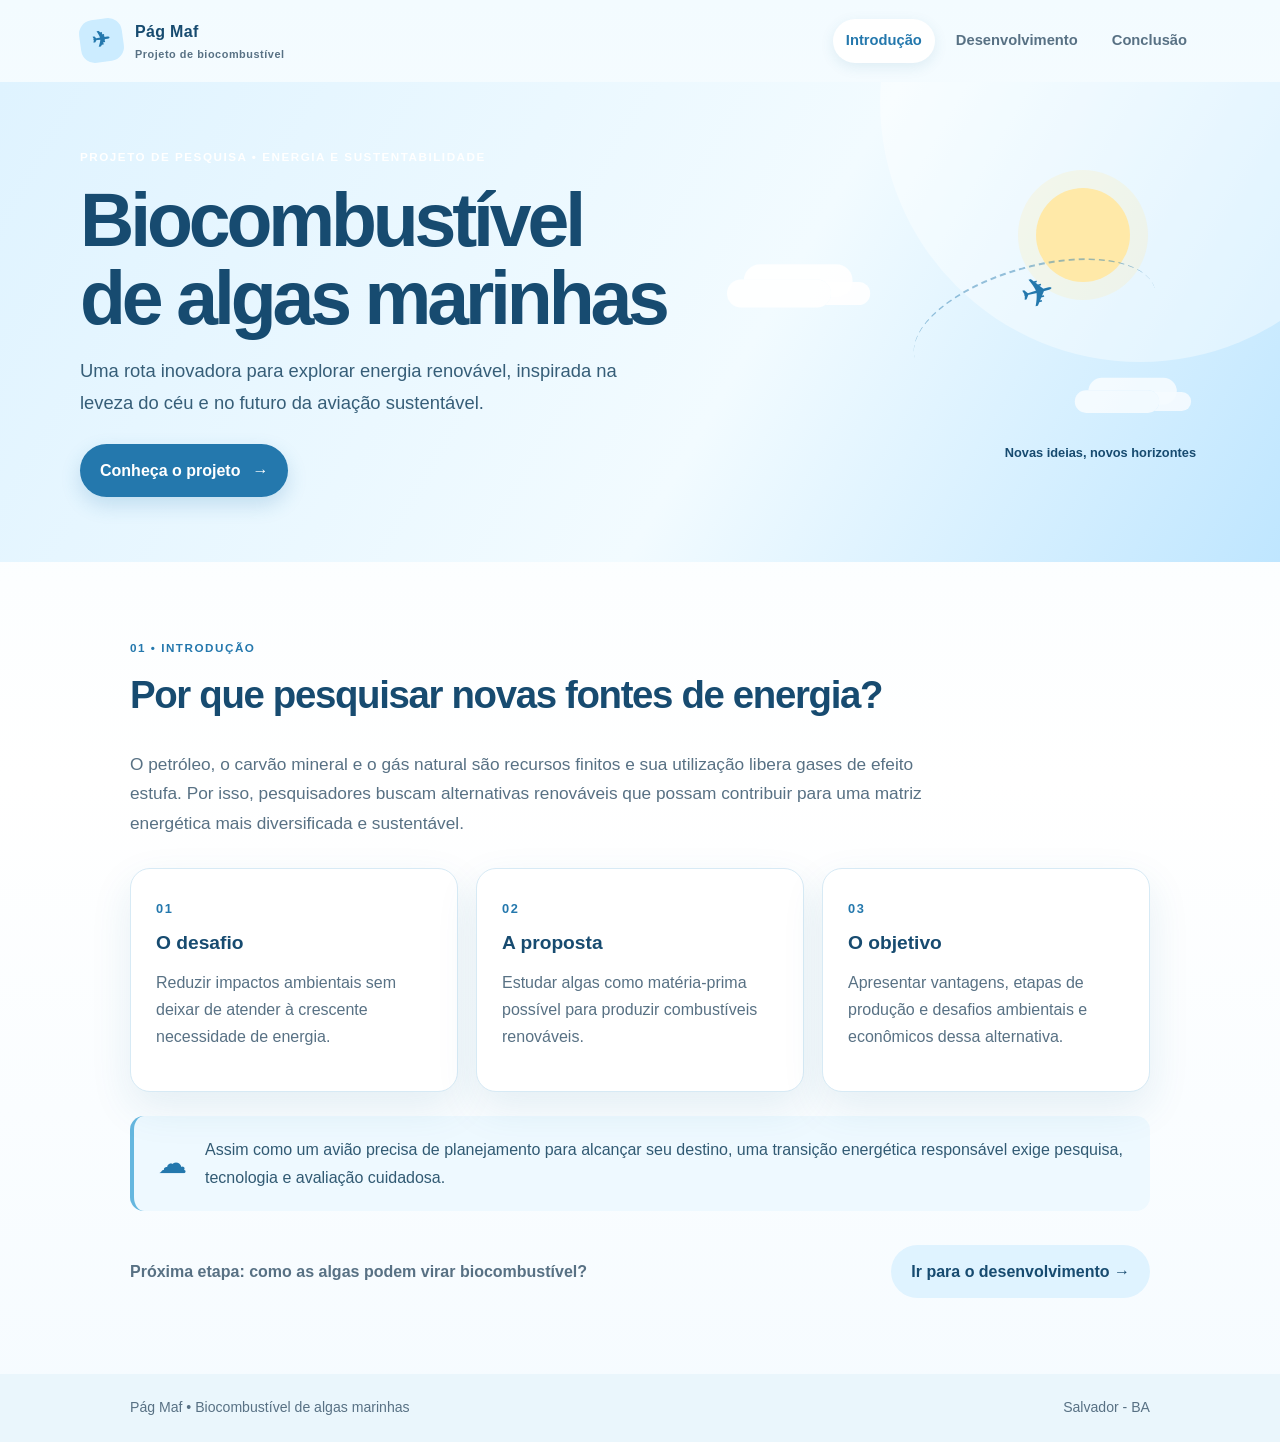
<file: index.html>
<!DOCTYPE html>
<html lang="pt-BR">
<head>
  <meta charset="UTF-8">
  <meta name="viewport" content="width=device-width, initial-scale=1.0">
  <meta name="description" content="Introdução ao projeto escolar sobre biocombustível de algas marinhas.">
  <title>Pág Maf | Introdução</title>
  <link rel="stylesheet" href="aparencia-maf.css">
</head>
<body>
  <header class="topo">
    <a class="marca" href="index.html" aria-label="Pág Maf, início"><span class="marca-icone" aria-hidden="true">✈</span><span>Pág Maf<small>Projeto de biocombustível</small></span></a>
    <nav aria-label="Navegação do projeto">
      <a class="ativo" href="index.html" aria-current="page">Introdução</a>
      <a href="meio.html">Desenvolvimento</a>
      <a href="fim.html">Conclusão</a>
    </nav>
  </header>

  <main>
    <section class="capa">
      <div class="capa-conteudo">
        <p class="etiqueta">Projeto de pesquisa • Energia e sustentabilidade</p>
        <h1>Biocombustível<br>de algas marinhas</h1>
        <p class="chamada">Uma rota inovadora para explorar energia renovável, inspirada na leveza do céu e no futuro da aviação sustentável.</p>
        <a class="botao" href="meio.html">Conheça o projeto <span aria-hidden="true">→</span></a>
      </div>
      <div class="ceu-ilustrado" aria-hidden="true">
        <div class="sol"></div><div class="nuvem nuvem-1"></div><div class="nuvem nuvem-2"></div>
        <div class="trilha"></div><div class="aviao">✈</div>
        <span class="legenda-ceu">Novas ideias, novos horizontes</span>
      </div>
    </section>

    <section class="conteudo">
      <p class="etiqueta etiqueta-azul">01 • Introdução</p>
      <h2>Por que pesquisar novas fontes de energia?</h2>
      <p class="texto-largo">O petróleo, o carvão mineral e o gás natural são recursos finitos e sua utilização libera gases de efeito estufa. Por isso, pesquisadores buscam alternativas renováveis que possam contribuir para uma matriz energética mais diversificada e sustentável.</p>
      <div class="cartoes">
        <article class="cartao">
          <span class="numero">01</span>
          <h3>O desafio</h3>
          <p>Reduzir impactos ambientais sem deixar de atender à crescente necessidade de energia.</p>
        </article>
        <article class="cartao">
          <span class="numero">02</span>
          <h3>A proposta</h3>
          <p>Estudar algas como matéria-prima possível para produzir combustíveis renováveis.</p>
        </article>
        <article class="cartao">
          <span class="numero">03</span>
          <h3>O objetivo</h3>
          <p>Apresentar vantagens, etapas de produção e desafios ambientais e econômicos dessa alternativa.</p>
        </article>
      </div>
      <aside class="destaque"><span aria-hidden="true">☁</span><p>Assim como um avião precisa de planejamento para alcançar seu destino, uma transição energética responsável exige pesquisa, tecnologia e avaliação cuidadosa.</p></aside>
      <div class="proxima"><span>Próxima etapa: como as algas podem virar biocombustível?</span><a class="botao botao-claro" href="meio.html">Ir para o desenvolvimento →</a></div>
    </section>
  </main>

  <footer><span>Pág Maf • Biocombustível de algas marinhas</span><span>Salvador - BA</span></footer>
</body>
</html>
</file>
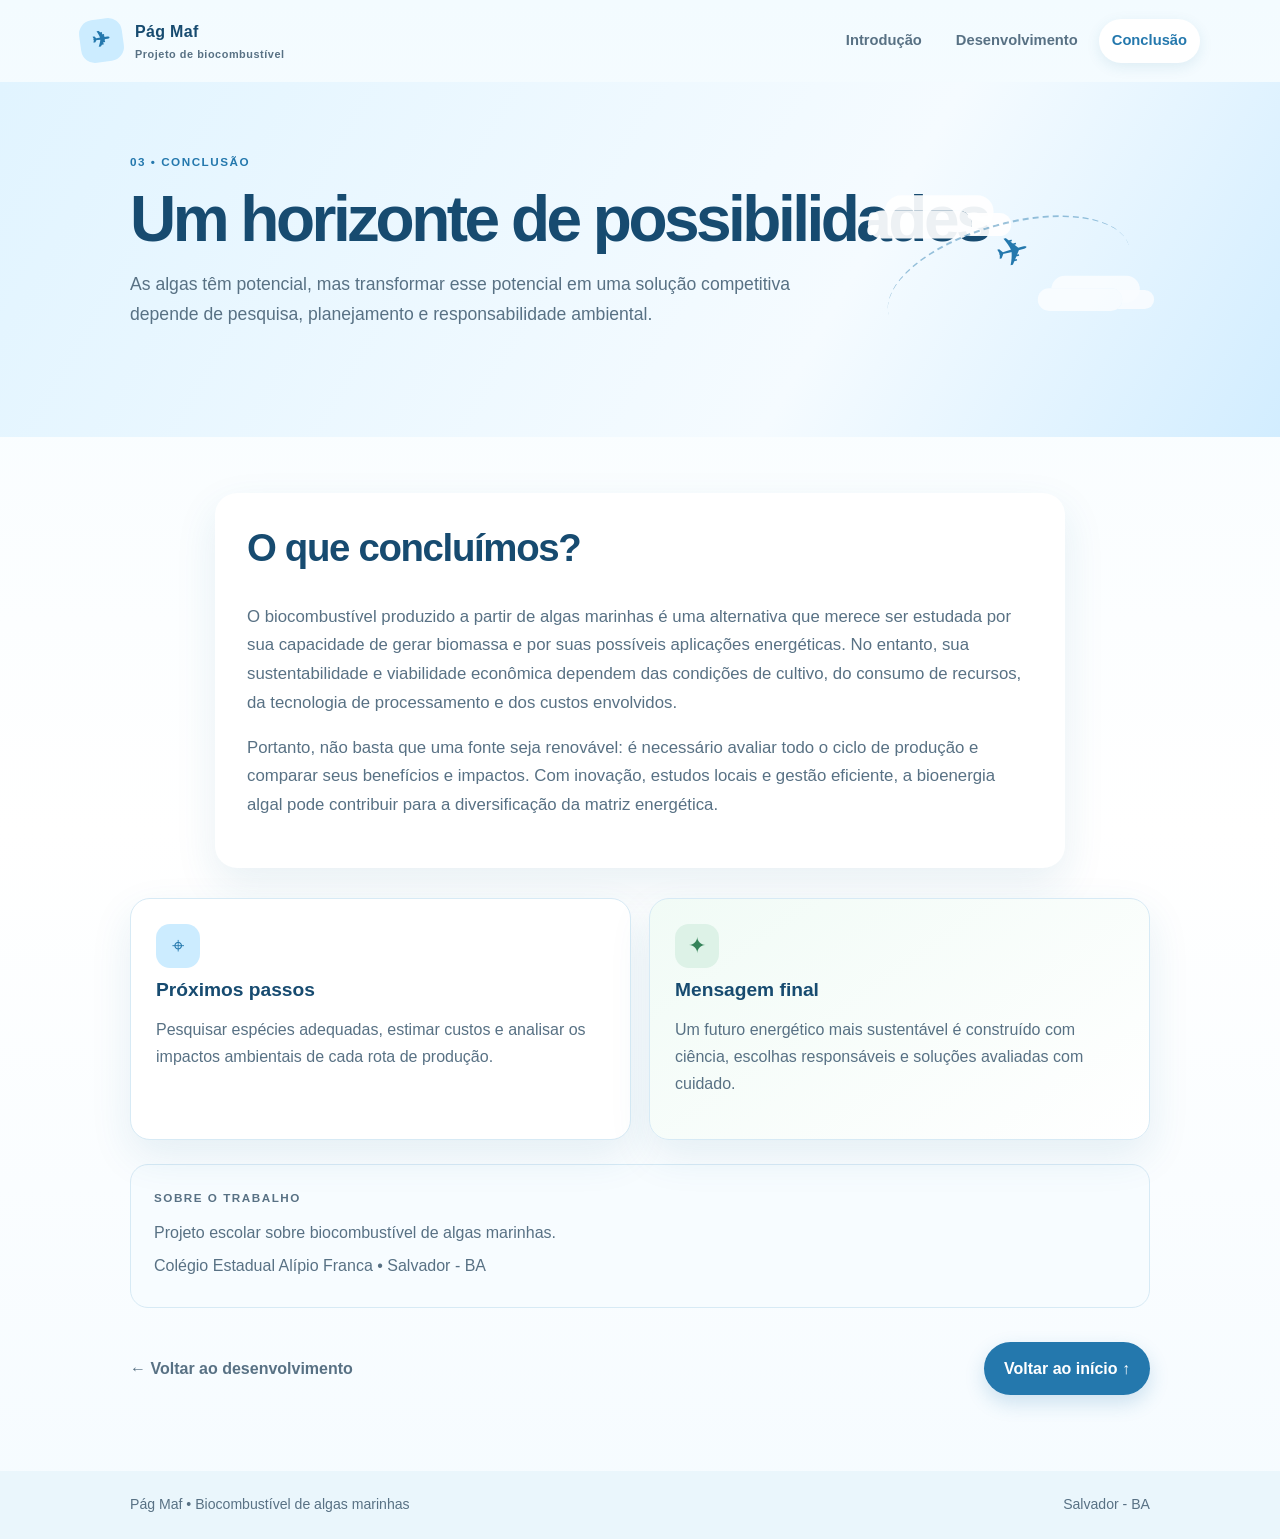
<file: fim.html>
<!DOCTYPE html>
<html lang="pt-BR">
<head>
  <meta charset="UTF-8">
  <meta name="viewport" content="width=device-width, initial-scale=1.0">
  <meta name="description" content="Conclusão do estudo escolar sobre sustentabilidade e viabilidade econômica do biocombustível de algas.">
  <title>Pág Maf | Conclusão</title>
  <link rel="stylesheet" href="aparencia-maf.css">
</head>
<body>
  <header class="topo">
    <a class="marca" href="index.html" aria-label="Pág Maf, início"><span class="marca-icone" aria-hidden="true">✈</span><span>Pág Maf<small>Projeto de biocombustível</small></span></a>
    <nav aria-label="Navegação do projeto">
      <a href="index.html">Introdução</a>
      <a href="meio.html">Desenvolvimento</a>
      <a class="ativo" href="fim.html" aria-current="page">Conclusão</a>
    </nav>
  </header>

  <main>
    <section class="cabecalho-pagina cabecalho-final">
      <p class="etiqueta etiqueta-azul">03 • Conclusão</p>
      <h1>Um horizonte de possibilidades</h1>
      <p>As algas têm potencial, mas transformar esse potencial em uma solução competitiva depende de pesquisa, planejamento e responsabilidade ambiental.</p>
      <div class="ceu-final" aria-hidden="true"><div class="nuvem nuvem-1"></div><div class="nuvem nuvem-2"></div><div class="trilha"></div><div class="aviao">✈</div></div>
    </section>

    <section class="conteudo conteudo-pagina">
      <div class="conclusao">
        <h2>O que concluímos?</h2>
        <p>O biocombustível produzido a partir de algas marinhas é uma alternativa que merece ser estudada por sua capacidade de gerar biomassa e por suas possíveis aplicações energéticas. No entanto, sua sustentabilidade e viabilidade econômica dependem das condições de cultivo, do consumo de recursos, da tecnologia de processamento e dos custos envolvidos.</p>
        <p>Portanto, não basta que uma fonte seja renovável: é necessário avaliar todo o ciclo de produção e comparar seus benefícios e impactos. Com inovação, estudos locais e gestão eficiente, a bioenergia algal pode contribuir para a diversificação da matriz energética.</p>
      </div>
      <div class="cartoes cartoes-dois">
        <article class="cartao"><span class="simbolo" aria-hidden="true">⌖</span><h3>Próximos passos</h3><p>Pesquisar espécies adequadas, estimar custos e analisar os impactos ambientais de cada rota de produção.</p></article>
        <article class="cartao cartao-verde"><span class="simbolo" aria-hidden="true">✦</span><h3>Mensagem final</h3><p>Um futuro energético mais sustentável é construído com ciência, escolhas responsáveis e soluções avaliadas com cuidado.</p></article>
      </div>
      <div class="ficha">
        <p class="etiqueta etiqueta-azul">Sobre o trabalho</p>
        <p>Projeto escolar sobre biocombustível de algas marinhas.</p>
        <p>Colégio Estadual Alípio Franca • Salvador - BA</p>
      </div>
      <div class="navegacao-paginas"><a class="link-voltar" href="meio.html">← Voltar ao desenvolvimento</a><a class="botao" href="index.html">Voltar ao início ↑</a></div>
    </section>
  </main>

  <footer><span>Pág Maf • Biocombustível de algas marinhas</span><span>Salvador - BA</span></footer>
</body>
</html>
</file>
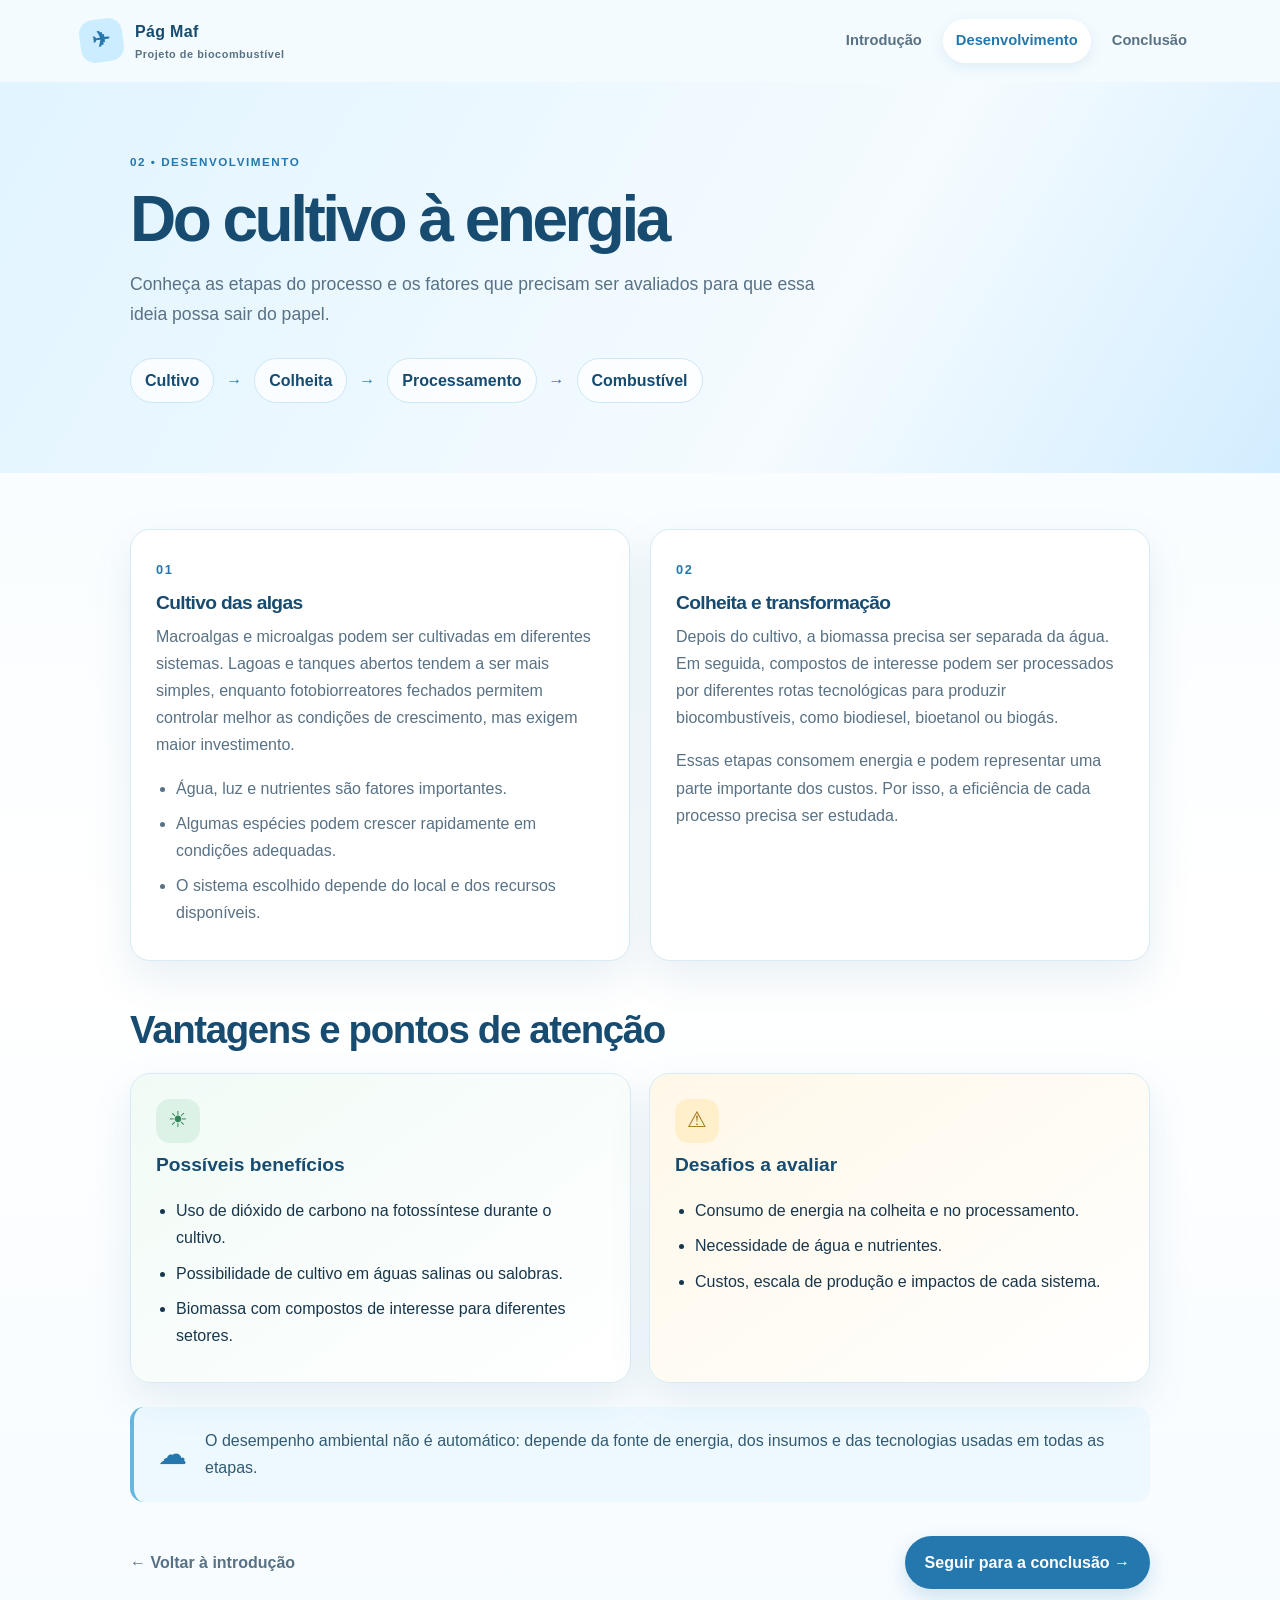
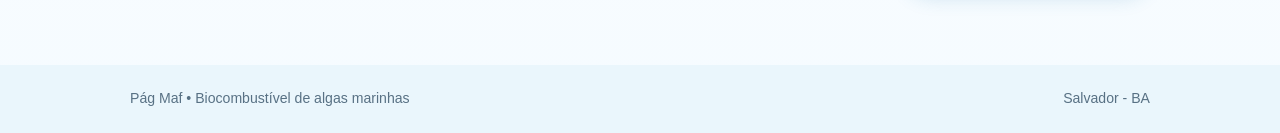
<file: meio.html>
<!DOCTYPE html>
<html lang="pt-BR">
<head>
  <meta charset="UTF-8">
  <meta name="viewport" content="width=device-width, initial-scale=1.0">
  <meta name="description" content="Desenvolvimento do projeto sobre cultivo, transformação e viabilidade de biocombustível de algas.">
  <title>Pág Maf | Desenvolvimento</title>
  <link rel="stylesheet" href="aparencia-maf.css">
</head>
<body>
  <header class="topo">
    <a class="marca" href="index.html" aria-label="Pág Maf, início"><span class="marca-icone" aria-hidden="true">✈</span><span>Pág Maf<small>Projeto de biocombustível</small></span></a>
    <nav aria-label="Navegação do projeto">
      <a href="index.html">Introdução</a>
      <a class="ativo" href="meio.html" aria-current="page">Desenvolvimento</a>
      <a href="fim.html">Conclusão</a>
    </nav>
  </header>

  <main>
    <section class="cabecalho-pagina">
      <p class="etiqueta etiqueta-azul">02 • Desenvolvimento</p>
      <h1>Do cultivo à energia</h1>
      <p>Conheça as etapas do processo e os fatores que precisam ser avaliados para que essa ideia possa sair do papel.</p>
      <div class="rota" aria-label="Etapas do processo"><span>Cultivo</span><b>→</b><span>Colheita</span><b>→</b><span>Processamento</span><b>→</b><span>Combustível</span></div>
    </section>

    <section class="conteudo conteudo-pagina">
      <div class="grade-texto">
        <article class="painel">
          <span class="numero">01</span><h2>Cultivo das algas</h2>
          <p>Macroalgas e microalgas podem ser cultivadas em diferentes sistemas. Lagoas e tanques abertos tendem a ser mais simples, enquanto fotobiorreatores fechados permitem controlar melhor as condições de crescimento, mas exigem maior investimento.</p>
          <ul><li>Água, luz e nutrientes são fatores importantes.</li><li>Algumas espécies podem crescer rapidamente em condições adequadas.</li><li>O sistema escolhido depende do local e dos recursos disponíveis.</li></ul>
        </article>
        <article class="painel">
          <span class="numero">02</span><h2>Colheita e transformação</h2>
          <p>Depois do cultivo, a biomassa precisa ser separada da água. Em seguida, compostos de interesse podem ser processados por diferentes rotas tecnológicas para produzir biocombustíveis, como biodiesel, bioetanol ou biogás.</p>
          <p>Essas etapas consomem energia e podem representar uma parte importante dos custos. Por isso, a eficiência de cada processo precisa ser estudada.</p>
        </article>
      </div>

      <h2 class="titulo-secao">Vantagens e pontos de atenção</h2>
      <div class="cartoes cartoes-dois">
        <article class="cartao cartao-verde"><span class="simbolo" aria-hidden="true">☀</span><h3>Possíveis benefícios</h3><ul><li>Uso de dióxido de carbono na fotossíntese durante o cultivo.</li><li>Possibilidade de cultivo em águas salinas ou salobras.</li><li>Biomassa com compostos de interesse para diferentes setores.</li></ul></article>
        <article class="cartao cartao-areia"><span class="simbolo" aria-hidden="true">⚠</span><h3>Desafios a avaliar</h3><ul><li>Consumo de energia na colheita e no processamento.</li><li>Necessidade de água e nutrientes.</li><li>Custos, escala de produção e impactos de cada sistema.</li></ul></article>
      </div>
      <aside class="destaque"><span aria-hidden="true">☁</span><p>O desempenho ambiental não é automático: depende da fonte de energia, dos insumos e das tecnologias usadas em todas as etapas.</p></aside>
      <div class="navegacao-paginas"><a class="link-voltar" href="index.html">← Voltar à introdução</a><a class="botao" href="fim.html">Seguir para a conclusão →</a></div>
    </section>
  </main>

  <footer><span>Pág Maf • Biocombustível de algas marinhas</span><span>Salvador - BA</span></footer>
</body>
</html>
</file>
<file: aparencia-maf.css>
/* Aparência Maf — identidade visual céu e aviação para as páginas Pág Maf */
:root {
  color-scheme: light;
  --ceu: #eaf7ff;
  --azul-claro: #ccecff;
  --azul: #2478ad;
  --azul-escuro: #174b70;
  --texto: #18364b;
  --texto-suave: #587184;
  --branco: #ffffff;
  --verde: #e8f6ef;
  --linha: #d7eaf5;
  --sombra: 0 16px 42px rgba(34, 105, 148, 0.10);
}

* { box-sizing: border-box; }
html { scroll-behavior: smooth; }
body {
  margin: 0;
  background: linear-gradient(180deg, #f3fbff 0, #fff 54%, #f5fbff 100%);
  color: var(--texto);
  font-family: "Segoe UI", Arial, sans-serif;
  line-height: 1.7;
}
a { color: inherit; }
.topo {
  width: min(1120px, calc(100% - 40px));
  min-height: 82px;
  margin: 0 auto;
  display: flex;
  align-items: center;
  justify-content: space-between;
  gap: 24px;
}
.marca { display: inline-flex; gap: 12px; align-items: center; text-decoration: none; font-weight: 800; color: var(--azul-escuro); letter-spacing: .02em; }
.marca-icone { display: grid; place-items: center; width: 43px; height: 43px; border-radius: 14px; background: var(--azul-claro); color: var(--azul); font-size: 1.35rem; transform: rotate(-8deg); }
.marca small { display: block; color: var(--texto-suave); font-size: .68rem; font-weight: 600; letter-spacing: .05em; }
nav { display: flex; flex-wrap: wrap; gap: 8px; }
nav a { padding: 9px 13px; border-radius: 999px; text-decoration: none; color: var(--texto-suave); font-size: .92rem; font-weight: 700; }
nav a:hover, nav a.ativo { background: var(--branco); color: var(--azul); box-shadow: 0 4px 14px rgba(34, 105, 148, .10); }
.capa { min-height: 480px; overflow: hidden; position: relative; display: grid; grid-template-columns: 1.1fr .9fr; align-items: center; padding: 65px max(6vw, calc((100% - 1120px)/2)); background: linear-gradient(120deg, #dff3ff, #f2fbff 58%, #bfe6ff); }
.capa::after { content: ""; position: absolute; width: 520px; height: 520px; right: -120px; top: -240px; border-radius: 50%; background: rgba(255,255,255,.4); }
.capa-conteudo { position: relative; z-index: 1; max-width: 610px; }
.etiqueta { margin: 0 0 14px; color: #fff; font-size: .73rem; font-weight: 800; letter-spacing: .13em; text-transform: uppercase; }
.etiqueta-azul { color: var(--azul); }
h1, h2, h3, p { margin-top: 0; }
.capa h1, .cabecalho-pagina h1 { margin-bottom: 18px; color: var(--azul-escuro); font-size: clamp(2.6rem, 6vw, 4.7rem); line-height: 1.04; letter-spacing: -.055em; }
.chamada { max-width: 560px; margin-bottom: 26px; color: #365e78; font-size: 1.15rem; }
.botao { display: inline-flex; align-items: center; gap: 12px; border: 0; border-radius: 999px; padding: 13px 20px; background: var(--azul); color: #fff; text-decoration: none; font-weight: 800; box-shadow: 0 8px 20px rgba(36, 120, 173, .2); transition: transform .2s, background .2s; }
.botao:hover { transform: translateY(-2px); background: var(--azul-escuro); }
.ceu-ilustrado { position: relative; z-index: 1; height: 300px; }
.sol { position: absolute; top: 16px; right: 70px; width: 94px; height: 94px; border-radius: 50%; background: #ffe9a8; box-shadow: 0 0 0 18px rgba(255, 233, 168, .23); }
.nuvem { position: absolute; width: 130px; height: 35px; border-radius: 40px; background: rgba(255,255,255,.92); box-shadow: 24px -16px 0 3px rgba(255,255,255,.92), 52px 0 0 -3px rgba(255,255,255,.92); }
.nuvem-1 { top: 104px; left: 18px; transform: scale(.8); }
.nuvem-2 { top: 212px; right: 18px; transform: scale(.65); opacity: .8; }
.trilha { position: absolute; width: 250px; height: 115px; right: 40px; top: 94px; border-top: 2px dashed rgba(36,120,173,.45); border-radius: 50%; transform: rotate(-16deg); }
.aviao { position: absolute; top: 86px; right: 145px; color: var(--azul); font-size: 2.5rem; transform: rotate(-15deg); }
.legenda-ceu { position: absolute; right: 4px; bottom: 8px; color: var(--azul-escuro); font-size: .8rem; font-weight: 700; }
.conteudo { width: min(1020px, calc(100% - 40px)); margin: 0 auto; padding: 76px 0; }
.conteudo h2 { color: var(--azul-escuro); font-size: clamp(1.8rem, 3vw, 2.5rem); line-height: 1.2; letter-spacing: -.035em; }
.texto-largo { max-width: 820px; margin-bottom: 30px; color: var(--texto-suave); font-size: 1.08rem; }
.cartoes { display: grid; grid-template-columns: repeat(3, 1fr); gap: 18px; }
.cartao, .painel { padding: 25px; border: 1px solid var(--linha); border-radius: 20px; background: var(--branco); box-shadow: var(--sombra); }
.cartao h3, .painel h2 { margin: 6px 0 9px; color: var(--azul-escuro); font-size: 1.2rem; }
.cartao p, .painel p, .painel li { color: var(--texto-suave); }
.numero { display: inline-block; color: var(--azul); font-size: .8rem; font-weight: 900; letter-spacing: .12em; }
.destaque { display: flex; align-items: center; gap: 18px; margin-top: 24px; padding: 20px 24px; border-left: 4px solid #65b7df; border-radius: 14px; background: #eef9ff; color: #315a73; }
.destaque > span { color: var(--azul); font-size: 1.8rem; }
.destaque p { margin: 0; }
.proxima, .navegacao-paginas { display: flex; justify-content: space-between; align-items: center; gap: 18px; margin-top: 34px; }
.proxima > span, .link-voltar { color: var(--texto-suave); font-weight: 700; }
.botao-claro { background: #dff3ff; color: var(--azul-escuro); box-shadow: none; }
.botao-claro:hover { background: var(--azul-claro); color: var(--azul-escuro); }
.cabecalho-pagina { position: relative; overflow: hidden; padding: 70px max(6vw, calc((100% - 1020px)/2)); background: linear-gradient(120deg, #e1f4ff, #f5fbff 65%, #d2edff); }
.cabecalho-pagina h1 { font-size: clamp(2.4rem, 5vw, 4rem); }
.cabecalho-pagina > p:not(.etiqueta) { max-width: 720px; margin-bottom: 0; color: var(--texto-suave); font-size: 1.1rem; }
.rota { display: flex; flex-wrap: wrap; align-items: center; gap: 12px; margin-top: 28px; color: var(--azul-escuro); font-weight: 800; }
.rota span { padding: 8px 14px; border: 1px solid #cce7f6; border-radius: 999px; background: rgba(255,255,255,.75); }
.rota b { color: var(--azul); }
.conteudo-pagina { padding-top: 56px; }
.grade-texto { display: grid; grid-template-columns: 1fr 1fr; gap: 20px; }
.painel h2 { margin-top: 8px; }
.painel ul, .cartao ul { padding-left: 20px; margin-bottom: 0; }
.painel li, .cartao li { margin-bottom: 8px; }
.titulo-secao { margin: 46px 0 20px; }
.cartoes-dois { grid-template-columns: repeat(2, 1fr); }
.cartao-verde { background: linear-gradient(145deg, #f1fbf6, #fff); }
.cartao-areia { background: linear-gradient(145deg, #fff8e9, #fff); }
.simbolo { display: inline-grid; place-items: center; width: 44px; height: 44px; border-radius: 14px; background: var(--azul-claro); color: var(--azul); font-size: 1.35rem; }
.cartao-verde .simbolo { background: #ddf2e7; color: #35835a; }
.cartao-areia .simbolo { background: #fff0cb; color: #a27519; }
.cabecalho-final { min-height: 355px; }
.ceu-final { position: absolute; width: 300px; height: 200px; right: max(8vw, calc((100% - 1020px)/2)); top: 75px; }
.ceu-final .nuvem-1 { top: 50px; left: 5px; }
.ceu-final .nuvem-2 { top: 125px; right: 5px; }
.ceu-final .trilha { top: 66px; right: 16px; }
.ceu-final .aviao { top: 60px; right: 120px; }
.conclusao { max-width: 850px; margin: 0 auto 30px; padding: 32px; border-radius: 22px; background: #fff; box-shadow: var(--sombra); }
.conclusao p { color: var(--texto-suave); font-size: 1.05rem; }
.ficha { margin-top: 24px; padding: 23px; border: 1px solid var(--linha); border-radius: 18px; background: #f7fcff; }
.ficha p { margin-bottom: 5px; color: var(--texto-suave); }
.ficha .etiqueta { margin-bottom: 12px; }
.link-voltar { text-decoration: none; }
.link-voltar:hover { color: var(--azul); }
footer { display: flex; justify-content: space-between; gap: 15px; padding: 22px max(20px, calc((100% - 1020px)/2)); background: #eaf6fc; color: var(--texto-suave); font-size: .88rem; }
@media (max-width: 760px) {
  .topo { width: calc(100% - 28px); padding: 14px 0; align-items: flex-start; flex-direction: column; gap: 10px; }
  nav { gap: 2px; }
  nav a { padding: 8px 10px; font-size: .84rem; }
  .capa { grid-template-columns: 1fr; padding: 54px 24px 35px; }
  .ceu-ilustrado { height: 220px; max-width: 430px; width: 100%; margin: 0 auto; }
  .cartoes, .grade-texto { grid-template-columns: 1fr; }
  .cartoes-dois { grid-template-columns: 1fr; }
  .conteudo { width: calc(100% - 32px); padding: 55px 0; }
  .cabecalho-pagina { padding: 52px 24px; }
  .cabecalho-final { padding-bottom: 220px; }
  .ceu-final { top: auto; right: 20px; bottom: 8px; transform: scale(.8); transform-origin: bottom right; }
  .proxima, .navegacao-paginas { align-items: flex-start; flex-direction: column; }
  footer { flex-direction: column; padding: 20px; }
}
@media (prefers-reduced-motion: reduce) { html { scroll-behavior: auto; } *, *::before, *::after { transition-duration: .01ms !important; } }
</file>
